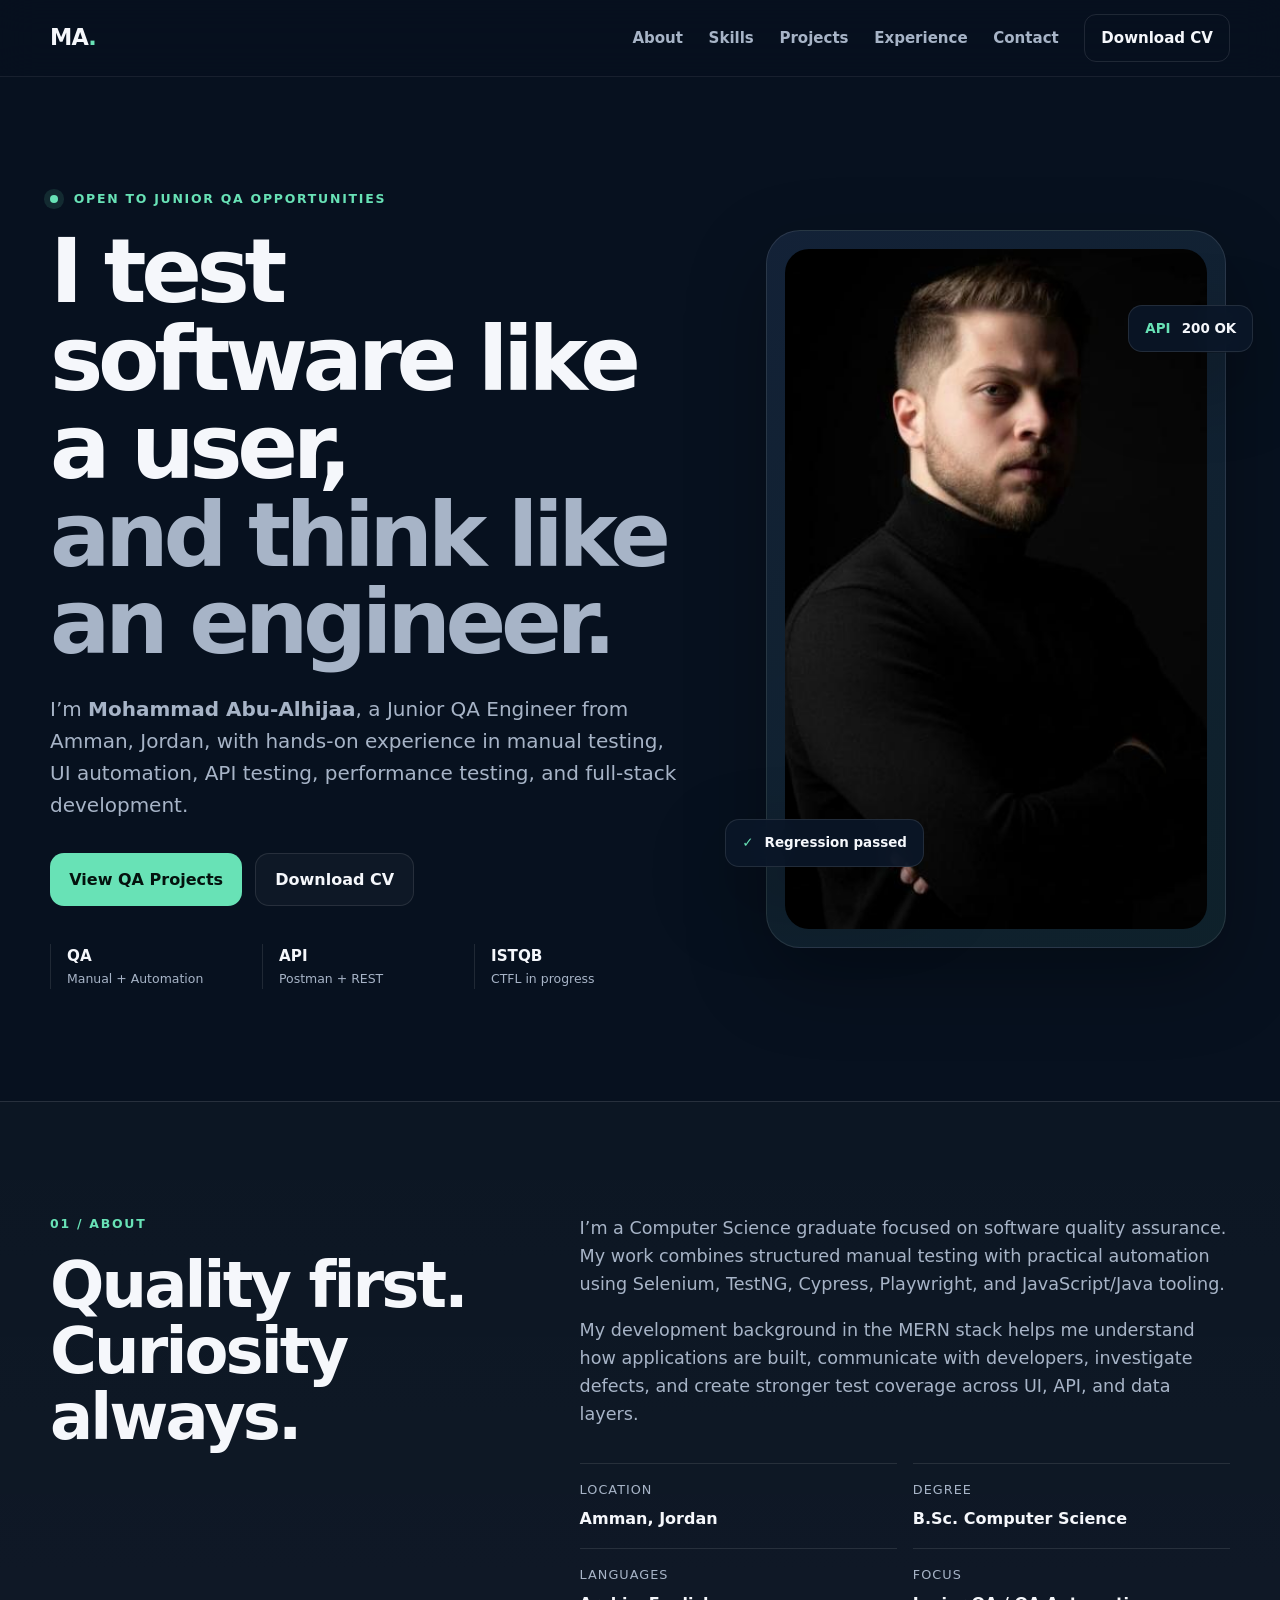
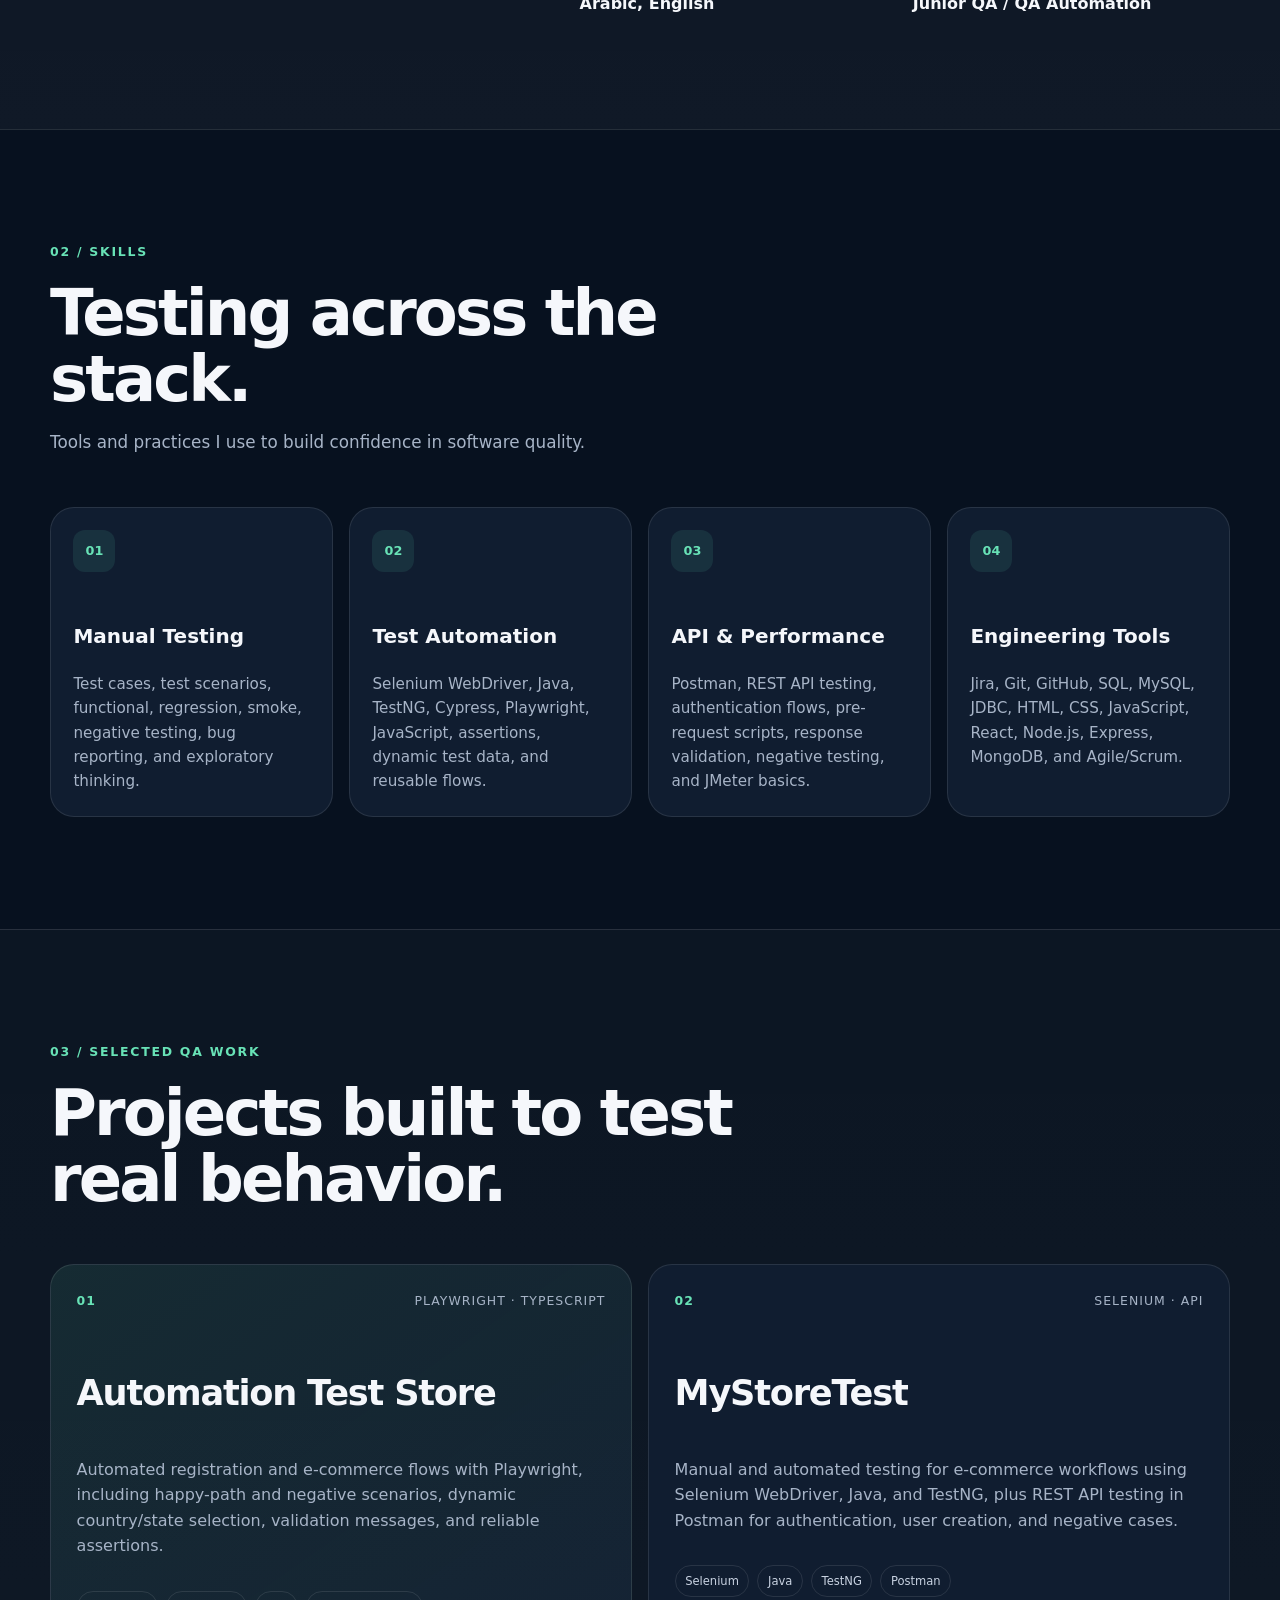
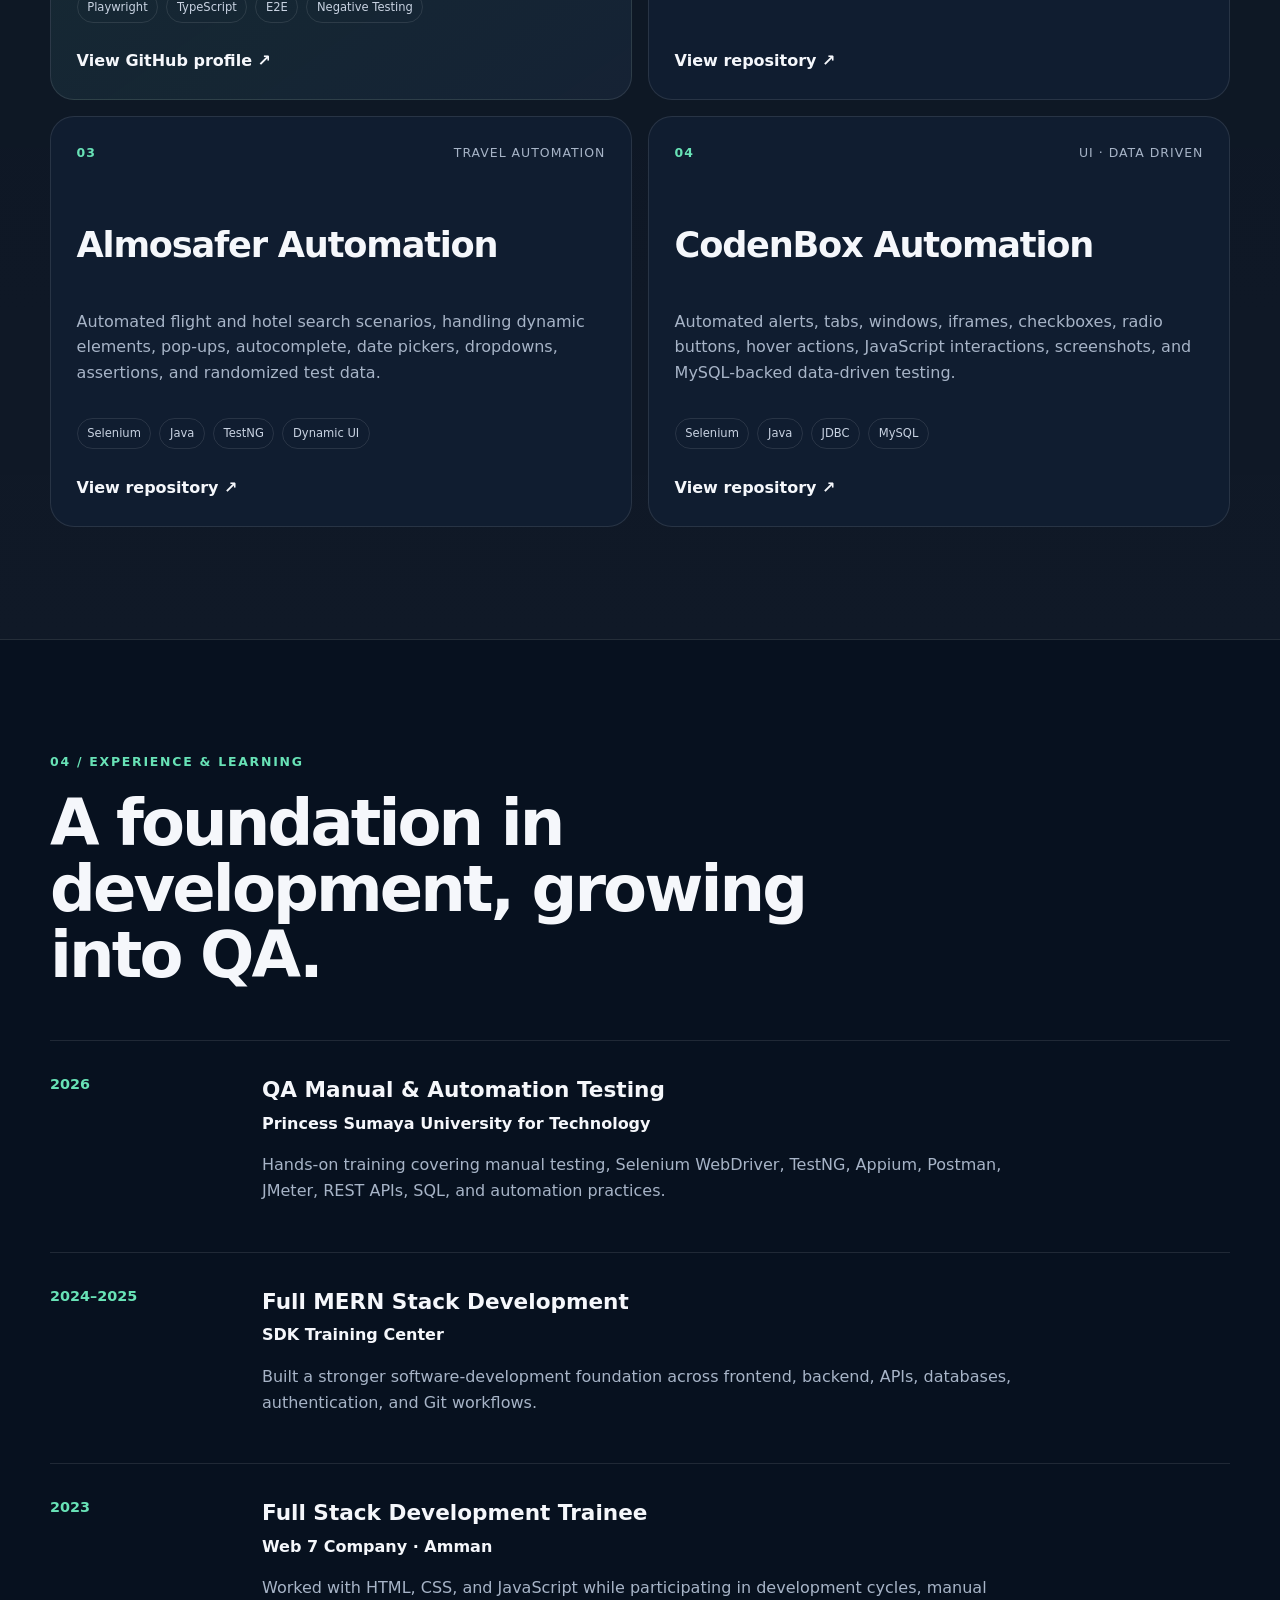
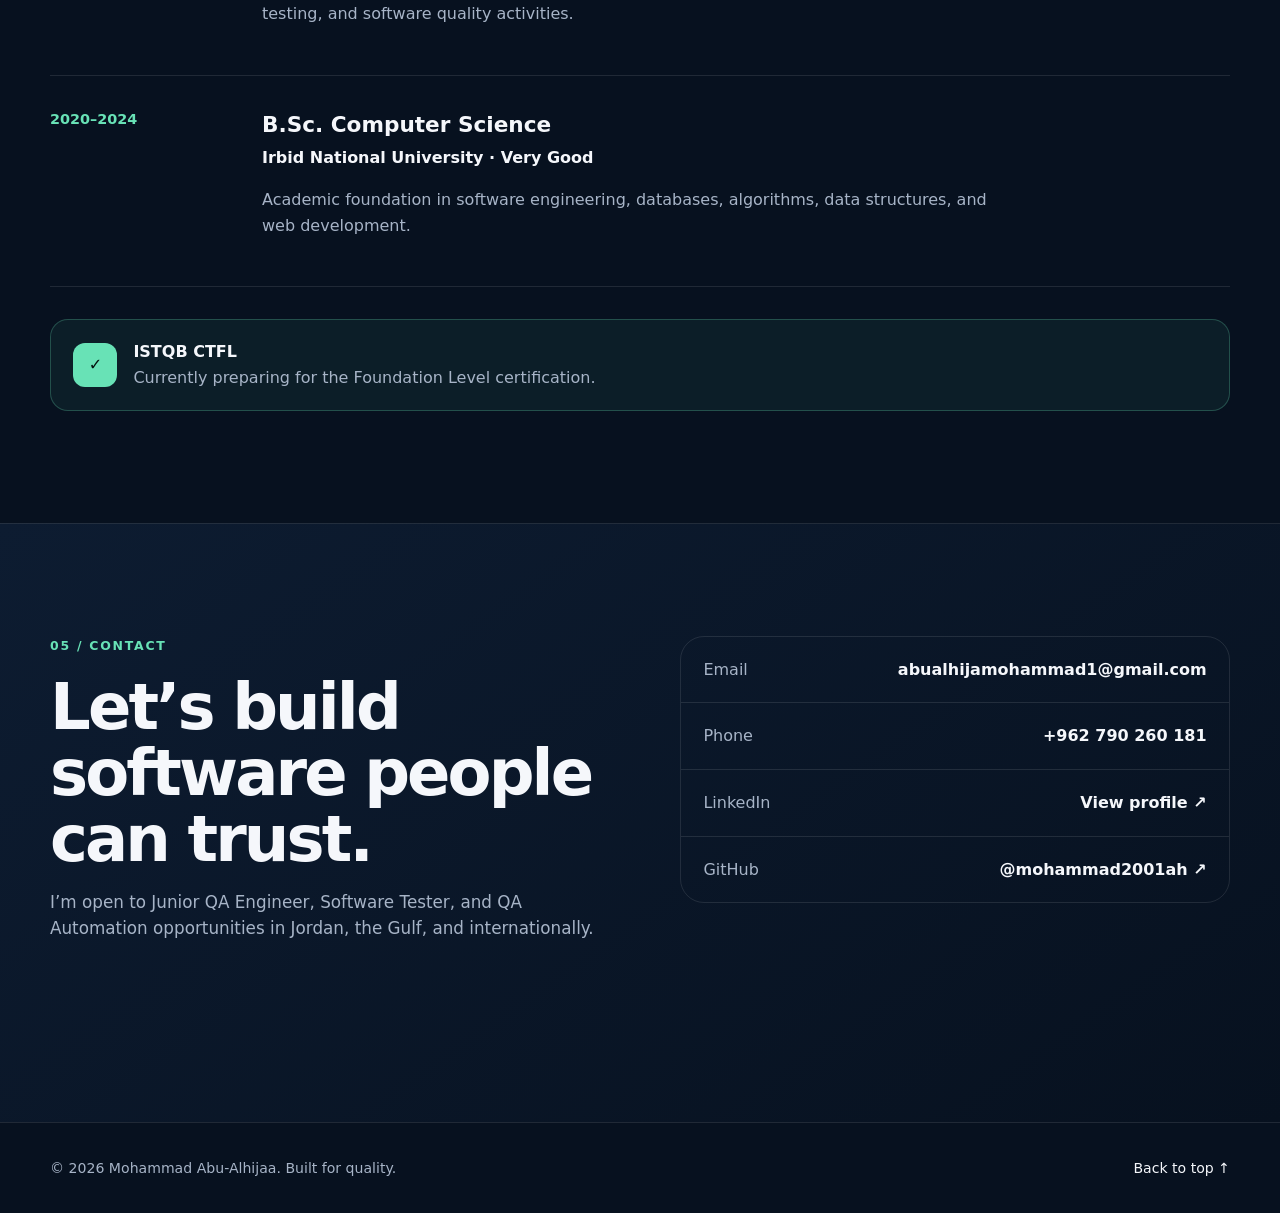
<file: index.html>
<!DOCTYPE html>
<html lang="en">
<head>
  <meta charset="UTF-8" />
  <meta name="viewport" content="width=device-width, initial-scale=1.0" />
  <meta name="description" content="Portfolio of Mohammad Abu-Alhijaa, a Junior QA Engineer focused on manual testing, test automation, API testing, and quality engineering." />
  <meta name="theme-color" content="#07111f" />
  <meta property="og:title" content="Mohammad Abu-Alhijaa | Junior QA Engineer" />
  <meta property="og:description" content="Junior QA Engineer portfolio featuring Selenium, Playwright, Cypress, Postman, JMeter, API testing, and QA automation projects." />
  <meta property="og:type" content="website" />
  <title>Mohammad Abu-Alhijaa | Junior QA Engineer</title>
  <link rel="icon" href="data:image/svg+xml,<svg xmlns=%22http://www.w3.org/2000/svg%22 viewBox=%220 0 100 100%22><text y=%22.9em%22 font-size=%2284%22>QA</text></svg>" />
  <link rel="preload" as="image" href="image.png" />
  <link rel="stylesheet" href="styles.css" />
  <script defer src="script.js"></script>
</head>
<body>
  <a class="skip-link" href="#main">Skip to main content</a>
  <header class="site-header" id="top">
    <nav class="nav container" aria-label="Primary navigation">
      <a class="brand" href="#top" aria-label="Mohammad Abu-Alhijaa home">MA<span>.</span></a>
      <button class="nav-toggle" type="button" aria-expanded="false" aria-controls="nav-menu" aria-label="Open navigation menu">
        <span></span><span></span><span></span>
      </button>
      <div class="nav-menu" id="nav-menu">
        <a href="#about">About</a>
        <a href="#skills">Skills</a>
        <a href="#projects">Projects</a>
        <a href="#experience">Experience</a>
        <a href="#contact">Contact</a>
        <a class="nav-cta" href="Mohammad-Abu-Alhijaa-CV.pdf" download>Download CV</a>
      </div>
    </nav>
  </header>

  <main id="main">
    <section class="hero section container" aria-labelledby="hero-title">
      <div class="hero-copy reveal">
        <p class="eyebrow"><span class="status-dot" aria-hidden="true"></span> Open to Junior QA opportunities</p>
        <h1 id="hero-title">I test software like a user,<br /><span>and think like an engineer.</span></h1>
        <p class="hero-lead">I’m <strong>Mohammad Abu-Alhijaa</strong>, a Junior QA Engineer from Amman, Jordan, with hands-on experience in manual testing, UI automation, API testing, performance testing, and full-stack development.</p>
        <div class="hero-actions">
          <a class="btn btn-primary" href="#projects">View QA Projects</a>
          <a class="btn btn-secondary" href="Mohammad-Abu-Alhijaa-CV.pdf" download>Download CV</a>
        </div>
        <ul class="hero-meta" aria-label="Professional highlights">
          <li><strong>QA</strong><span>Manual + Automation</span></li>
          <li><strong>API</strong><span>Postman + REST</span></li>
          <li><strong>ISTQB</strong><span>CTFL in progress</span></li>
        </ul>
      </div>
      <div class="hero-visual reveal">
        <div class="portrait-shell">
          <img src="image.png" width="560" height="680" alt="Portrait of Mohammad Abu-Alhijaa" decoding="async" fetchpriority="high" />
          <div class="floating-card card-a" aria-hidden="true"><span>✓</span> Regression passed</div>
          <div class="floating-card card-b" aria-hidden="true"><span>API</span> 200 OK</div>
        </div>
      </div>
    </section>

    <section class="section section-alt" id="about" aria-labelledby="about-title">
      <div class="container about-grid">
        <div class="section-heading reveal">
          <p class="eyebrow">01 / About</p>
          <h2 id="about-title">Quality first.<br />Curiosity always.</h2>
        </div>
        <div class="about-copy reveal">
          <p>I’m a Computer Science graduate focused on software quality assurance. My work combines structured manual testing with practical automation using Selenium, TestNG, Cypress, Playwright, and JavaScript/Java tooling.</p>
          <p>My development background in the MERN stack helps me understand how applications are built, communicate with developers, investigate defects, and create stronger test coverage across UI, API, and data layers.</p>
          <div class="info-grid">
            <div><span>Location</span><strong>Amman, Jordan</strong></div>
            <div><span>Degree</span><strong>B.Sc. Computer Science</strong></div>
            <div><span>Languages</span><strong>Arabic, English</strong></div>
            <div><span>Focus</span><strong>Junior QA / QA Automation</strong></div>
          </div>
        </div>
      </div>
    </section>

    <section class="section container" id="skills" aria-labelledby="skills-title">
      <div class="section-heading reveal">
        <p class="eyebrow">02 / Skills</p>
        <h2 id="skills-title">Testing across the stack.</h2>
        <p>Tools and practices I use to build confidence in software quality.</p>
      </div>
      <div class="skill-grid">
        <article class="skill-card reveal">
          <div class="skill-icon" aria-hidden="true">01</div>
          <h3>Manual Testing</h3>
          <p>Test cases, test scenarios, functional, regression, smoke, negative testing, bug reporting, and exploratory thinking.</p>
        </article>
        <article class="skill-card reveal">
          <div class="skill-icon" aria-hidden="true">02</div>
          <h3>Test Automation</h3>
          <p>Selenium WebDriver, Java, TestNG, Cypress, Playwright, JavaScript, assertions, dynamic test data, and reusable flows.</p>
        </article>
        <article class="skill-card reveal">
          <div class="skill-icon" aria-hidden="true">03</div>
          <h3>API & Performance</h3>
          <p>Postman, REST API testing, authentication flows, pre-request scripts, response validation, negative testing, and JMeter basics.</p>
        </article>
        <article class="skill-card reveal">
          <div class="skill-icon" aria-hidden="true">04</div>
          <h3>Engineering Tools</h3>
          <p>Jira, Git, GitHub, SQL, MySQL, JDBC, HTML, CSS, JavaScript, React, Node.js, Express, MongoDB, and Agile/Scrum.</p>
        </article>
      </div>
    </section>

    <section class="section section-alt" id="projects" aria-labelledby="projects-title">
      <div class="container">
        <div class="section-heading reveal">
          <p class="eyebrow">03 / Selected QA Work</p>
          <h2 id="projects-title">Projects built to test real behavior.</h2>
        </div>
        <div class="projects-grid">
          <article class="project-card project-featured reveal">
            <div class="project-topline"><span class="project-no">01</span><span class="project-type">Playwright · TypeScript</span></div>
            <h3>Automation Test Store</h3>
            <p>Automated registration and e-commerce flows with Playwright, including happy-path and negative scenarios, dynamic country/state selection, validation messages, and reliable assertions.</p>
            <ul class="tags" aria-label="Technologies"><li>Playwright</li><li>TypeScript</li><li>E2E</li><li>Negative Testing</li></ul>
            <a class="project-link" href="https://github.com/mohammad2001ah" target="_blank" rel="noopener noreferrer">View GitHub profile <span aria-hidden="true">↗</span></a>
          </article>

          <article class="project-card reveal">
            <div class="project-topline"><span class="project-no">02</span><span class="project-type">Selenium · API</span></div>
            <h3>MyStoreTest</h3>
            <p>Manual and automated testing for e-commerce workflows using Selenium WebDriver, Java, and TestNG, plus REST API testing in Postman for authentication, user creation, and negative cases.</p>
            <ul class="tags"><li>Selenium</li><li>Java</li><li>TestNG</li><li>Postman</li></ul>
            <a class="project-link" href="https://github.com/mohammad2001ah/MyStoreTest" target="_blank" rel="noopener noreferrer">View repository <span aria-hidden="true">↗</span></a>
          </article>

          <article class="project-card reveal">
            <div class="project-topline"><span class="project-no">03</span><span class="project-type">Travel Automation</span></div>
            <h3>Almosafer Automation</h3>
            <p>Automated flight and hotel search scenarios, handling dynamic elements, pop-ups, autocomplete, date pickers, dropdowns, assertions, and randomized test data.</p>
            <ul class="tags"><li>Selenium</li><li>Java</li><li>TestNG</li><li>Dynamic UI</li></ul>
            <a class="project-link" href="https://github.com/mohammad2001ah/Almosafer_Test" target="_blank" rel="noopener noreferrer">View repository <span aria-hidden="true">↗</span></a>
          </article>

          <article class="project-card reveal">
            <div class="project-topline"><span class="project-no">04</span><span class="project-type">UI · Data Driven</span></div>
            <h3>CodenBox Automation</h3>
            <p>Automated alerts, tabs, windows, iframes, checkboxes, radio buttons, hover actions, JavaScript interactions, screenshots, and MySQL-backed data-driven testing.</p>
            <ul class="tags"><li>Selenium</li><li>Java</li><li>JDBC</li><li>MySQL</li></ul>
            <a class="project-link" href="https://github.com/mohammad2001ah/CodenBoxTest" target="_blank" rel="noopener noreferrer">View repository <span aria-hidden="true">↗</span></a>
          </article>
        </div>
      </div>
    </section>

    <section class="section container" id="experience" aria-labelledby="experience-title">
      <div class="section-heading reveal">
        <p class="eyebrow">04 / Experience & Learning</p>
        <h2 id="experience-title">A foundation in development, growing into QA.</h2>
      </div>
      <div class="timeline">
        <article class="timeline-item reveal"><div class="timeline-date">2026</div><div><h3>QA Manual & Automation Testing</h3><p class="timeline-org">Princess Sumaya University for Technology</p><p>Hands-on training covering manual testing, Selenium WebDriver, TestNG, Appium, Postman, JMeter, REST APIs, SQL, and automation practices.</p></div></article>
        <article class="timeline-item reveal"><div class="timeline-date">2024–2025</div><div><h3>Full MERN Stack Development</h3><p class="timeline-org">SDK Training Center</p><p>Built a stronger software-development foundation across frontend, backend, APIs, databases, authentication, and Git workflows.</p></div></article>
        <article class="timeline-item reveal"><div class="timeline-date">2023</div><div><h3>Full Stack Development Trainee</h3><p class="timeline-org">Web 7 Company · Amman</p><p>Worked with HTML, CSS, and JavaScript while participating in development cycles, manual testing, and software quality activities.</p></div></article>
        <article class="timeline-item reveal"><div class="timeline-date">2020–2024</div><div><h3>B.Sc. Computer Science</h3><p class="timeline-org">Irbid National University · Very Good</p><p>Academic foundation in software engineering, databases, algorithms, data structures, and web development.</p></div></article>
      </div>
      <div class="cert-banner reveal" role="note">
        <span class="cert-mark" aria-hidden="true">✓</span>
        <div><strong>ISTQB CTFL</strong><p>Currently preparing for the Foundation Level certification.</p></div>
      </div>
    </section>

    <section class="section contact-section" id="contact" aria-labelledby="contact-title">
      <div class="container contact-grid">
        <div class="section-heading reveal">
          <p class="eyebrow">05 / Contact</p>
          <h2 id="contact-title">Let’s build software people can trust.</h2>
          <p>I’m open to Junior QA Engineer, Software Tester, and QA Automation opportunities in Jordan, the Gulf, and internationally.</p>
        </div>
        <div class="contact-card reveal">
          <a href="mailto:abualhijamohammad1@gmail.com"><span>Email</span><strong>abualhijamohammad1@gmail.com</strong></a>
          <a href="tel:+962790260181"><span>Phone</span><strong>+962 790 260 181</strong></a>
          <a href="https://www.linkedin.com/in/mohammad-abu-alhija-a-15580b316/" target="_blank" rel="noopener noreferrer"><span>LinkedIn</span><strong>View profile ↗</strong></a>
          <a href="https://github.com/mohammad2001ah" target="_blank" rel="noopener noreferrer"><span>GitHub</span><strong>@mohammad2001ah ↗</strong></a>
        </div>
      </div>
    </section>
  </main>

  <footer class="footer">
    <div class="container footer-inner"><p>© <span id="year">2026</span> Mohammad Abu-Alhijaa. Built for quality.</p><a href="#top">Back to top ↑</a></div>
  </footer>
</body>
</html>
</file>
<file: styles.css>
:root {
  --bg: #07111f;
  --bg-soft: #0b1728;
  --panel: #101d30;
  --panel-2: #12243a;
  --text: #f5f7fb;
  --muted: #a7b4c7;
  --accent: #68e2b6;
  --accent-2: #76a9ff;
  --border: rgba(255,255,255,.1);
  --shadow: 0 30px 80px rgba(0,0,0,.3);
  --radius: 24px;
  --container: 1180px;
}
* { box-sizing: border-box; }
html { scroll-behavior: smooth; }
body { margin: 0; background: var(--bg); color: var(--text); font-family: Inter, ui-sans-serif, system-ui, -apple-system, BlinkMacSystemFont, "Segoe UI", sans-serif; line-height: 1.6; text-rendering: optimizeLegibility; }
img { max-width: 100%; display: block; }
a { color: inherit; }
button, a { -webkit-tap-highlight-color: transparent; }
:focus-visible { outline: 3px solid var(--accent); outline-offset: 4px; border-radius: 6px; }
.skip-link { position: fixed; left: 1rem; top: -5rem; z-index: 999; background: var(--text); color: var(--bg); padding: .75rem 1rem; border-radius: 10px; font-weight: 700; }
.skip-link:focus { top: 1rem; }
.container { width: min(calc(100% - 2rem), var(--container)); margin-inline: auto; }
.section { padding: 7rem 0; }
.section-alt { background: linear-gradient(180deg, rgba(255,255,255,.02), rgba(255,255,255,.035)); border-block: 1px solid var(--border); }
.site-header { position: sticky; top: 0; z-index: 50; backdrop-filter: blur(18px); background: rgba(7,17,31,.82); border-bottom: 1px solid rgba(255,255,255,.07); }
.nav { height: 76px; display: flex; align-items: center; justify-content: space-between; gap: 1rem; }
.brand { font-size: 1.4rem; font-weight: 900; text-decoration: none; letter-spacing: -.04em; }.brand span { color: var(--accent); }
.nav-menu { display: flex; align-items: center; gap: 1.6rem; }.nav-menu a { text-decoration: none; color: var(--muted); font-weight: 650; font-size: .94rem; }.nav-menu a:hover { color: var(--text); }
.nav-cta { padding: .7rem 1rem; border: 1px solid var(--border); border-radius: 12px; color: var(--text)!important; }
.nav-toggle { display: none; width: 44px; height: 44px; border: 1px solid var(--border); border-radius: 12px; background: transparent; padding: 10px; }
.nav-toggle span { display:block; height:2px; background:var(--text); margin:5px 0; transition:.2s ease; }
.hero { min-height: calc(100svh - 76px); display: grid; grid-template-columns: 1.15fr .85fr; align-items: center; gap: 5rem; }
.eyebrow { color: var(--accent); text-transform: uppercase; letter-spacing: .14em; font-size: .78rem; font-weight: 800; margin: 0 0 1.2rem; }
.status-dot { display:inline-block; width:8px; height:8px; border-radius:50%; background:var(--accent); margin-right:.6rem; box-shadow:0 0 0 6px rgba(104,226,182,.12); }
h1,h2,h3,p { margin-top: 0; } h1 { font-size: clamp(3rem, 7vw, 6.4rem); line-height: .98; letter-spacing: -.06em; margin-bottom: 1.6rem; } h1 span { color: var(--muted); }
.hero-lead { max-width: 720px; color: var(--muted); font-size: clamp(1.05rem,2vw,1.25rem); }
.hero-actions { display:flex; flex-wrap:wrap; gap:.8rem; margin:2rem 0 2.4rem; }.btn { display:inline-flex; align-items:center; justify-content:center; min-height:48px; padding:.8rem 1.2rem; border-radius:14px; text-decoration:none; font-weight:800; }.btn-primary { background:var(--accent); color:#04120e; }.btn-primary:hover { filter:brightness(1.05); transform:translateY(-1px); }.btn-secondary { border:1px solid var(--border); color:var(--text); background:rgba(255,255,255,.03); }
.hero-meta { list-style:none; padding:0; margin:0; display:grid; grid-template-columns:repeat(3,1fr); max-width:620px; gap:1rem; }.hero-meta li { border-left:1px solid var(--border); padding-left:1rem; }.hero-meta strong,.hero-meta span { display:block; }.hero-meta strong { font-size:.95rem; }.hero-meta span { color:var(--muted); font-size:.78rem; }
.hero-visual { position:relative; }.portrait-shell { position:relative; max-width:460px; margin-inline:auto; padding:18px; border:1px solid var(--border); border-radius:34px; background:linear-gradient(145deg, rgba(118,169,255,.11), rgba(104,226,182,.08)); box-shadow:var(--shadow); }.portrait-shell img { width:100%; aspect-ratio:4/5; object-fit:cover; border-radius:24px; background:var(--panel); }
.floating-card { position:absolute; padding:.75rem 1rem; border:1px solid var(--border); background:rgba(11,23,40,.9); backdrop-filter:blur(12px); border-radius:14px; box-shadow:var(--shadow); font-size:.84rem; font-weight:800; }.floating-card span { color:var(--accent); margin-right:.4rem; }.card-a { left:-42px; bottom:80px; }.card-b { right:-28px; top:74px; }
.section-heading { max-width:760px; margin-bottom:3.2rem; }.section-heading h2 { font-size:clamp(2.2rem,5vw,4.3rem); letter-spacing:-.045em; line-height:1.03; margin-bottom:1rem; }.section-heading>p:last-child { color:var(--muted); max-width:640px; font-size:1.05rem; }
.about-grid { display:grid; grid-template-columns:.8fr 1.2fr; gap:6rem; }.about-copy>p { color:var(--muted); font-size:1.1rem; }.info-grid { display:grid; grid-template-columns:repeat(2,1fr); gap:1rem; margin-top:2.2rem; }.info-grid div { border-top:1px solid var(--border); padding-top:1rem; }.info-grid span,.info-grid strong { display:block; }.info-grid span { color:var(--muted); font-size:.8rem; text-transform:uppercase; letter-spacing:.08em; }.info-grid strong { margin-top:.35rem; }
.skill-grid { display:grid; grid-template-columns:repeat(4,1fr); gap:1rem; }.skill-card { min-height:280px; background:var(--panel); border:1px solid var(--border); border-radius:var(--radius); padding:1.4rem; }.skill-card:hover,.project-card:hover { border-color:rgba(104,226,182,.45); transform:translateY(-4px); }.skill-card,.project-card { transition:transform .25s ease,border-color .25s ease; }.skill-icon { width:42px; height:42px; border-radius:12px; display:grid; place-items:center; background:rgba(104,226,182,.1); color:var(--accent); font-weight:900; font-size:.8rem; margin-bottom:3rem; }.skill-card h3 { font-size:1.25rem; }.skill-card p { color:var(--muted); margin-bottom:0; font-size:.95rem; }
.projects-grid { display:grid; grid-template-columns:repeat(2,1fr); gap:1rem; }.project-card { background:var(--panel); border:1px solid var(--border); border-radius:var(--radius); padding:1.6rem; min-height:360px; display:flex; flex-direction:column; }.project-featured { background:linear-gradient(145deg, rgba(104,226,182,.1), rgba(118,169,255,.07)); }.project-topline { display:flex; justify-content:space-between; color:var(--muted); font-size:.78rem; text-transform:uppercase; letter-spacing:.08em; margin-bottom:3.4rem; }.project-no { color:var(--accent); font-weight:900; }.project-card h3 { font-size:clamp(1.5rem,3vw,2.2rem); letter-spacing:-.035em; }.project-card p { color:var(--muted); }.tags { list-style:none; padding:0; display:flex; flex-wrap:wrap; gap:.5rem; margin:1rem 0 1.6rem; }.tags li { font-size:.72rem; border:1px solid var(--border); border-radius:999px; padding:.35rem .6rem; color:#c8d2e1; }.project-link { margin-top:auto; color:var(--text); font-weight:800; text-decoration:none; width:max-content; }.project-link:hover { color:var(--accent); }
.timeline { border-top:1px solid var(--border); }.timeline-item { display:grid; grid-template-columns:180px 1fr; gap:2rem; padding:2rem 0; border-bottom:1px solid var(--border); }.timeline-date { color:var(--accent); font-weight:800; font-size:.9rem; }.timeline-item h3 { margin-bottom:.2rem; font-size:1.35rem; }.timeline-org { color:var(--text)!important; font-weight:700; }.timeline-item p { color:var(--muted); max-width:760px; }
.cert-banner { margin-top:2rem; display:flex; gap:1rem; align-items:center; padding:1.2rem 1.4rem; border-radius:18px; border:1px solid rgba(104,226,182,.25); background:rgba(104,226,182,.06); }.cert-mark { width:44px; height:44px; border-radius:12px; display:grid; place-items:center; background:var(--accent); color:#04120e; font-weight:900; }.cert-banner p { margin:0; color:var(--muted); }
.contact-section { background:linear-gradient(145deg,#0d1c31,#07111f); border-top:1px solid var(--border); }.contact-grid { display:grid; grid-template-columns:1fr 1fr; gap:5rem; align-items:start; }.contact-card { border:1px solid var(--border); border-radius:var(--radius); overflow:hidden; }.contact-card a { display:flex; justify-content:space-between; gap:1rem; padding:1.25rem 1.4rem; text-decoration:none; border-bottom:1px solid var(--border); }.contact-card a:last-child { border-bottom:0; }.contact-card span { color:var(--muted); }.contact-card a:hover { background:rgba(255,255,255,.03); }.contact-card a:hover strong { color:var(--accent); }
.footer { border-top:1px solid var(--border); }.footer-inner { min-height:90px; display:flex; align-items:center; justify-content:space-between; gap:1rem; color:var(--muted); font-size:.88rem; }.footer p { margin:0; }.footer a { text-decoration:none; color:var(--text); }
.reveal { opacity:0; transform:translateY(18px); transition:opacity .6s ease,transform .6s ease; }.reveal.visible { opacity:1; transform:none; }
@media (max-width: 980px) { .hero { grid-template-columns:1fr; padding-top:5rem; gap:3rem; }.hero-visual { order:-1; }.portrait-shell { max-width:360px; }.about-grid,.contact-grid { grid-template-columns:1fr; gap:2rem; }.skill-grid { grid-template-columns:repeat(2,1fr); }.card-a { left:-20px; }.card-b { right:-20px; } }
@media (max-width: 760px) { .section { padding:5rem 0; }.nav-toggle { display:block; }.nav-menu { position:absolute; left:1rem; right:1rem; top:68px; display:none; flex-direction:column; align-items:stretch; gap:0; padding:.8rem; border:1px solid var(--border); border-radius:18px; background:#0a1626; box-shadow:var(--shadow); }.nav-menu.open { display:flex; }.nav-menu a { padding:.9rem; }.nav-cta { margin-top:.4rem; text-align:center; }.hero { min-height:auto; padding-bottom:5rem; }.hero h1 { font-size:clamp(3rem,15vw,5rem); }.hero-meta { grid-template-columns:1fr; }.hero-meta li { border-left:0; border-top:1px solid var(--border); padding:1rem 0 0; }.projects-grid,.skill-grid,.info-grid { grid-template-columns:1fr; }.timeline-item { grid-template-columns:1fr; gap:.5rem; }.floating-card { display:none; }.contact-card a { flex-direction:column; }.footer-inner { flex-direction:column; align-items:flex-start; padding:1.5rem 0; } }
@media (max-width: 480px) { .container { width:min(calc(100% - 1.25rem),var(--container)); }.hero-actions .btn { width:100%; }.portrait-shell { padding:10px; border-radius:26px; }.portrait-shell img { border-radius:18px; } }
@media (prefers-reduced-motion: reduce) { html { scroll-behavior:auto; } *,*::before,*::after { animation-duration:.01ms!important; animation-iteration-count:1!important; transition-duration:.01ms!important; } .reveal { opacity:1; transform:none; } }
</file>
